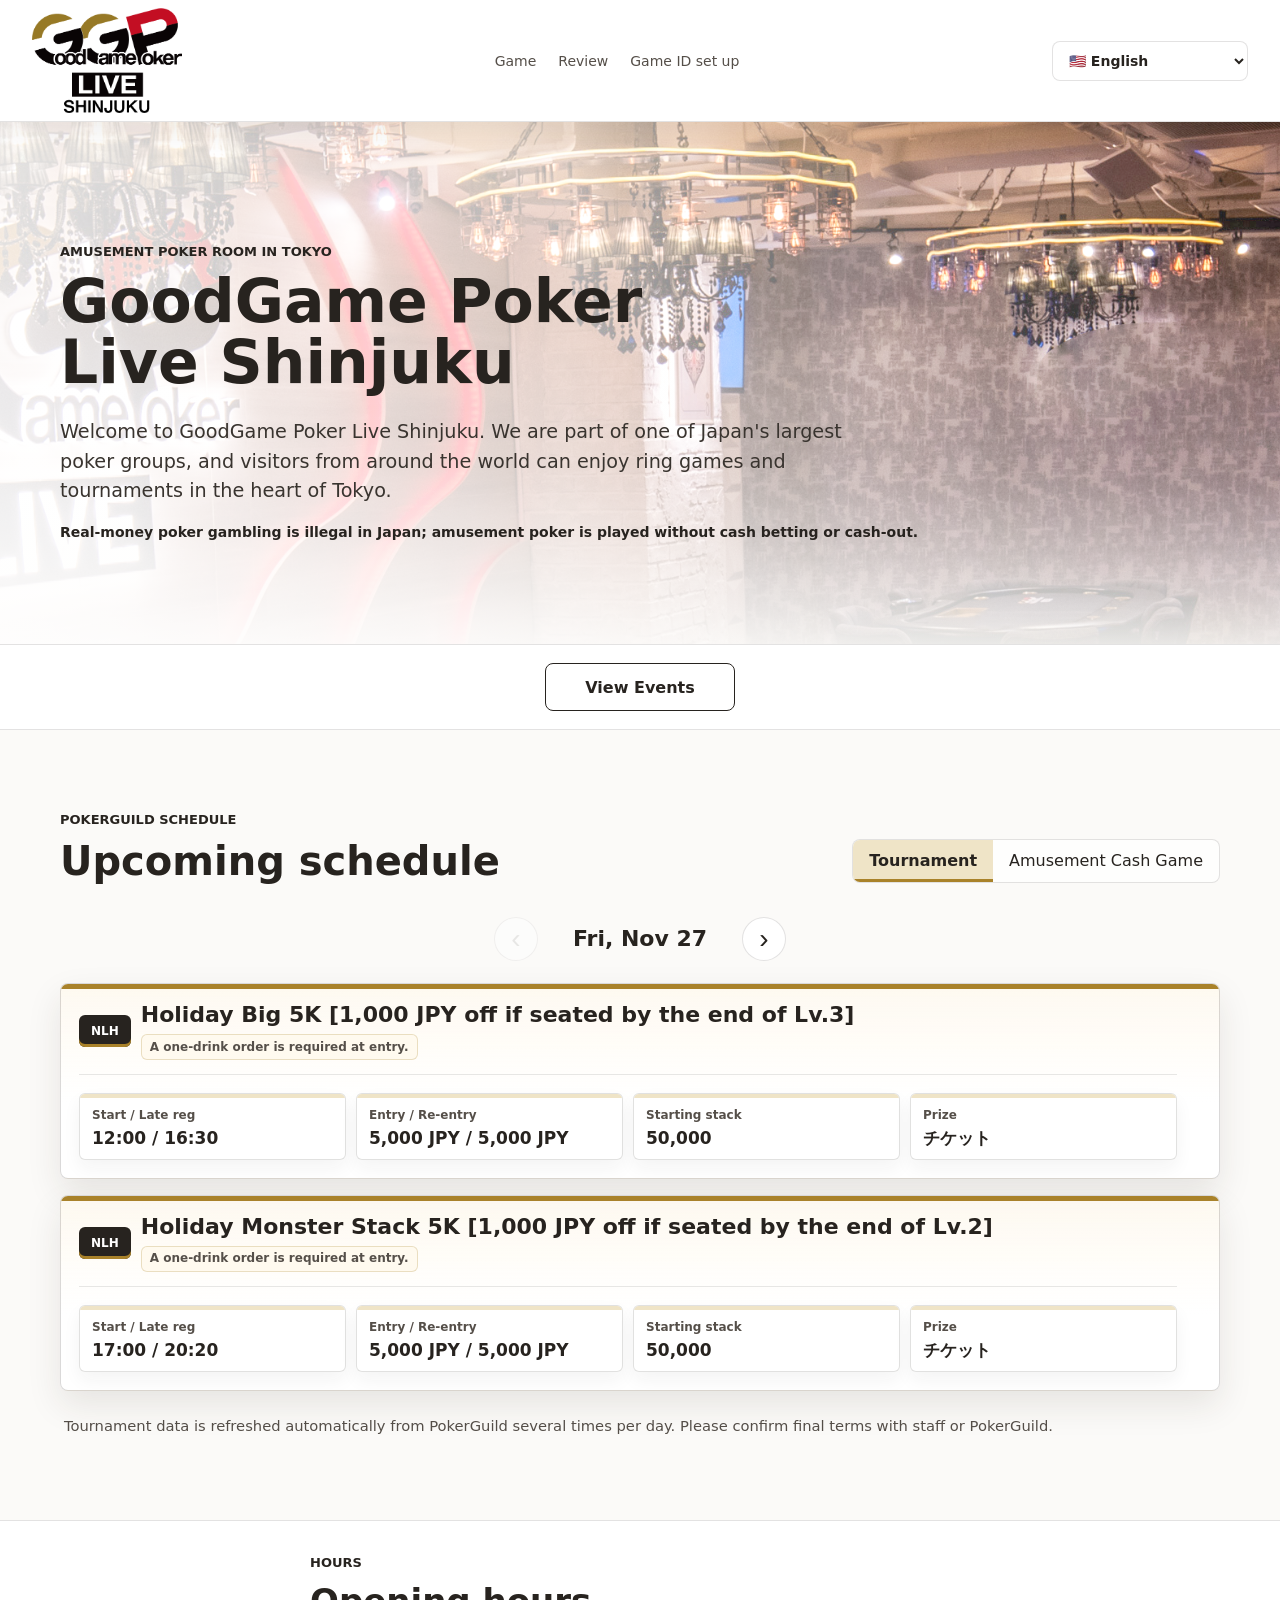
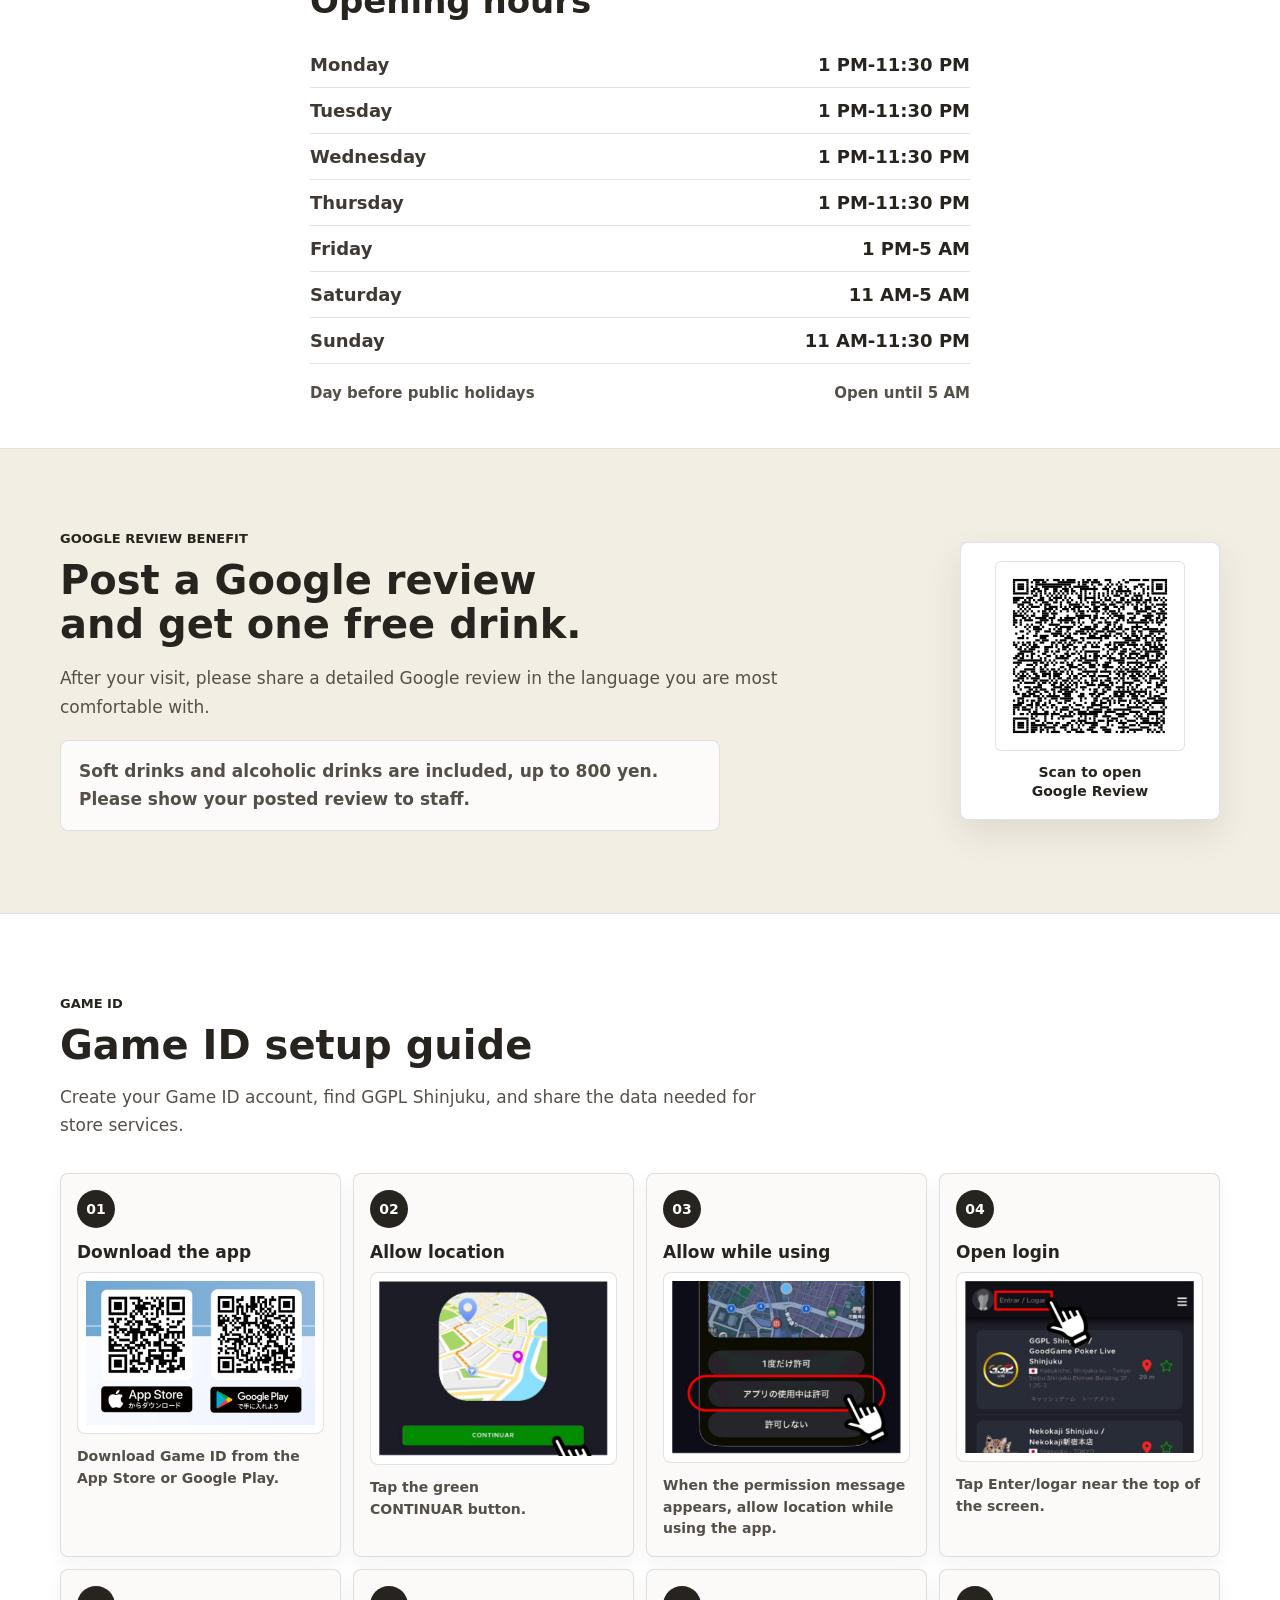
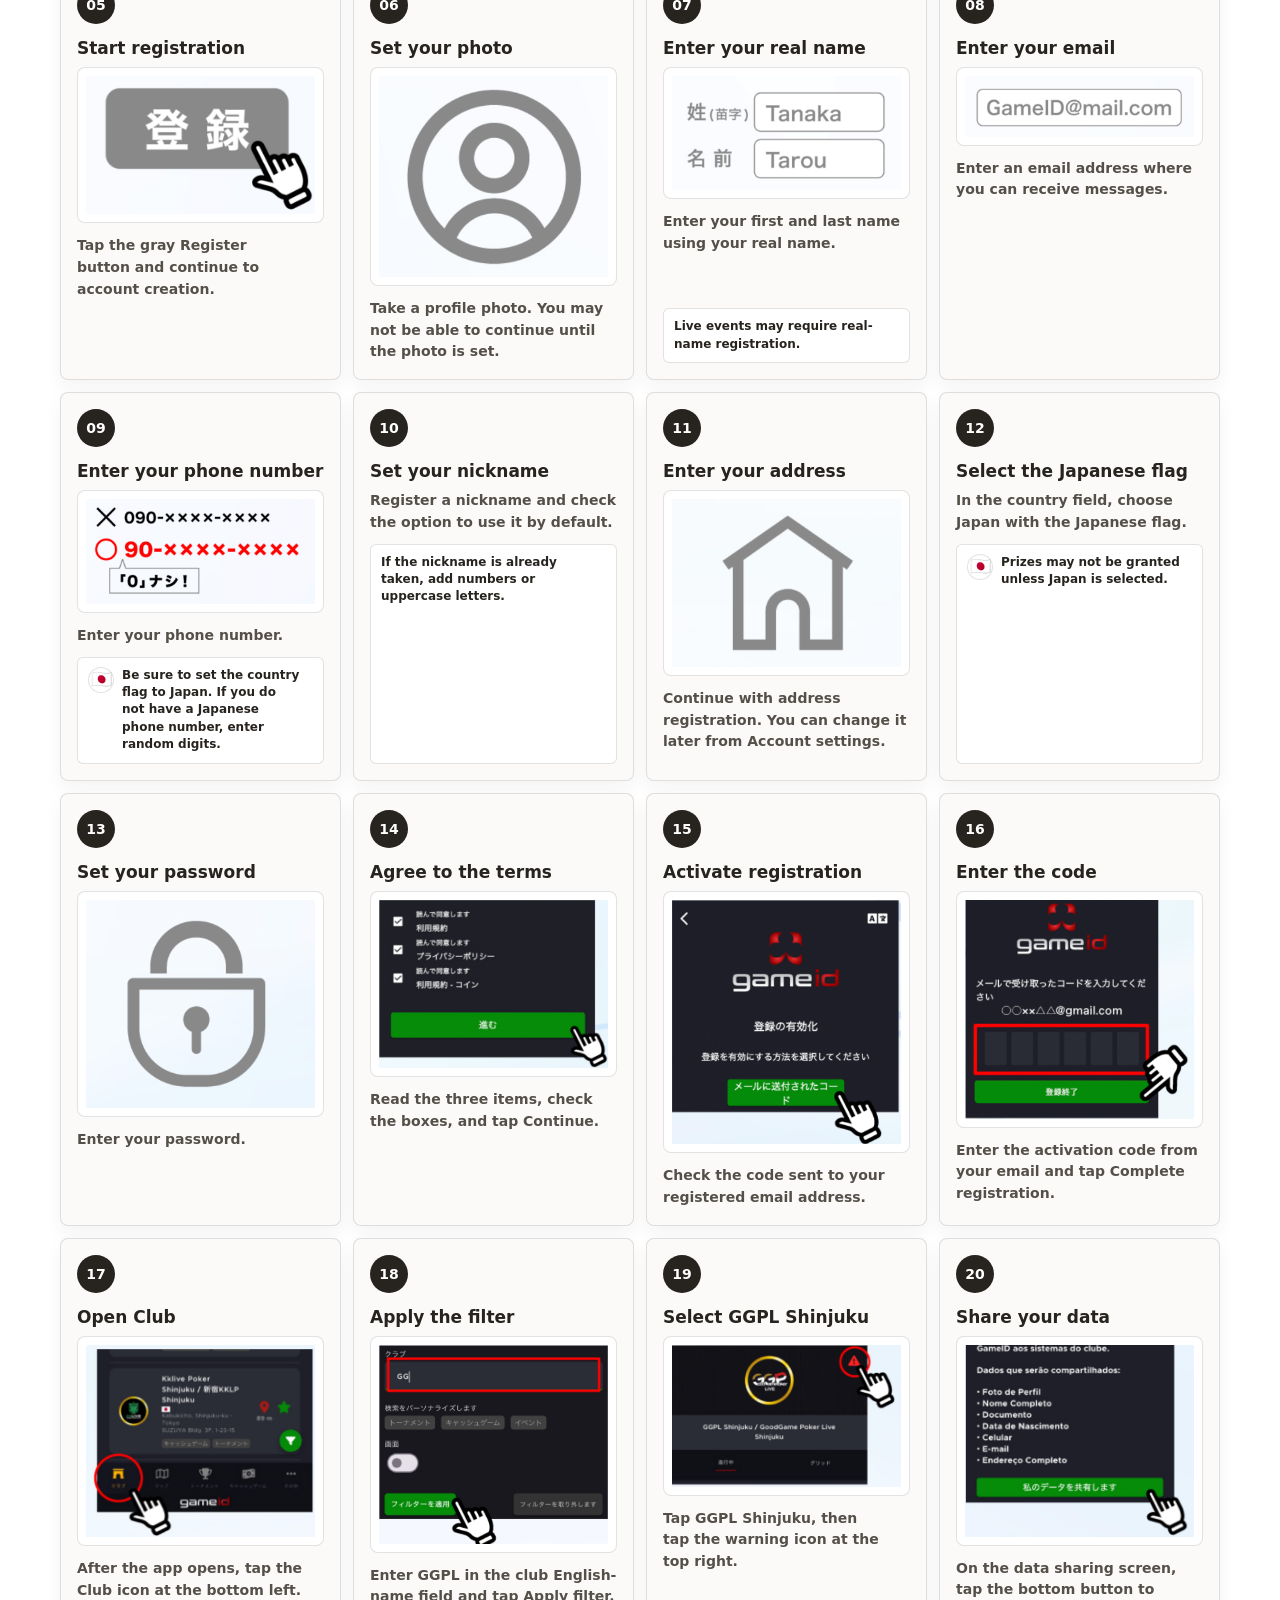
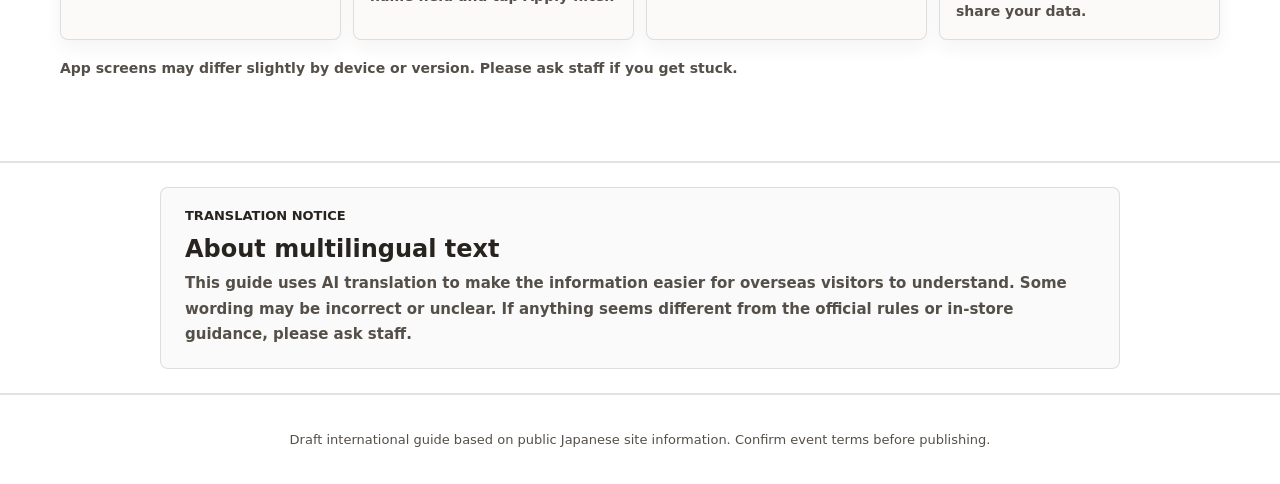
<file: docs/index.html>
<!doctype html>
<html lang="en">
  <head>
    <meta charset="utf-8">
    <meta name="viewport" content="width=device-width, initial-scale=1">
    <title>GoodGame Poker Live Shinjuku | International Visitor Guide</title>
    <meta name="robots" content="noindex,nofollow">
    <meta
      name="description"
      content="International visitor guide for GoodGame Poker Live Shinjuku, an amusement poker room in Shinjuku, Tokyo."
    >
    <link rel="icon" href="assets/logo-shinjuku.png">
    <link rel="stylesheet" href="styles.css?v=20260911-tournament-accent">
  </head>
  <body>
    <header class="site-header" aria-label="Primary">
      <a class="brand" href="#top" aria-label="GoodGame Poker Live Shinjuku">
        <img class="brand-logo" src="assets/logo-shinjuku.png" alt="GoodGame Poker Live Shinjuku">
      </a>
      <nav class="nav-links" aria-label="Page sections">
        <a href="#events" data-i18n="navEvents">Game</a>
        <a href="#apply" data-i18n="navApply">Review</a>
        <a href="#gameid" data-i18n="navGameId">Game ID set up</a>
      </nav>
      <div class="language-switcher">
        <label class="sr-only" for="language-select">Language</label>
        <select id="language-select" aria-label="Language">
          <option value="en">🇺🇸 English</option>
          <option value="ko">🇰🇷 한국어</option>
          <option value="zh">🇨🇳 简体中文</option>
          <option value="zhTW">🇹🇼 繁體中文（台灣）</option>
          <option value="zhHK">🇭🇰 繁體中文（香港）</option>
          <option value="ja">🇯🇵 日本語</option>
          <option value="th">🇹🇭 ไทย</option>
          <option value="vi">🇻🇳 Tiếng Việt</option>
          <option value="id">🇮🇩 Bahasa Indonesia</option>
          <option value="tl">🇵🇭 Filipino</option>
          <option value="es">🇪🇸 Español</option>
          <option value="fr">🇫🇷 Français</option>
          <option value="de">🇩🇪 Deutsch</option>
          <option value="it">🇮🇹 Italiano</option>
          <option value="ptBR">🇧🇷 Português</option>
        </select>
      </div>
    </header>

    <main id="top">
      <section class="hero" aria-label="GoodGame Poker Live Shinjuku">
        <div class="hero-media" aria-hidden="true"></div>
        <div class="hero-overlay"></div>
        <div class="hero-content">
          <p class="eyebrow" data-i18n="eyebrow">Amusement poker room in Tokyo</p>
          <h1 data-i18n="heroTitle">GoodGame Poker Live Shinjuku</h1>
          <p class="hero-copy" data-i18n="heroCopy">
            Welcome to GoodGame Poker Live Shinjuku. We are part of one of Japan's largest poker groups, and visitors from around the world can enjoy ring games and tournaments in the heart of Tokyo.
          </p>
          <p class="compliance-note" data-i18n="compliance">
            Real-money poker gambling is illegal in Japan; amusement poker is played without cash betting or cash-out.
          </p>
        </div>
      </section>

      <nav class="hero-actions" aria-label="Primary actions">
        <a class="button button-primary" href="#events" data-i18n="ctaEvents">View Events</a>
      </nav>

      <section id="events" class="section section-light">
        <div class="section-inner">
          <div class="section-heading event-heading">
            <div>
              <p class="section-kicker" data-i18n="eventsKicker">Updated schedule</p>
              <h2 data-i18n="eventsTitle">Upcoming events</h2>
            </div>
            <div class="filter-tabs" aria-label="Event filter">
              <button type="button" data-filter="tournament" aria-pressed="true" data-i18n="filterTournament">Tournament</button>
              <button type="button" data-filter="ring" aria-pressed="false" data-i18n="filterRing">Amusement Cash Game</button>
            </div>
          </div>
          <div id="event-list" class="event-list" aria-live="polite"></div>
        </div>
      </section>

      <section class="opening-hours" aria-labelledby="opening-hours-title">
        <div class="opening-hours-inner">
          <p class="section-kicker" data-i18n="hoursKicker">Hours</p>
          <h2 id="opening-hours-title" data-i18n="hoursTitle">Opening hours</h2>
          <dl class="hours-table">
            <div class="hours-row">
              <dt data-i18n="hoursMondayLabel">Monday</dt>
              <dd data-i18n="hoursWeekdayTime">1 PM-11:30 PM</dd>
            </div>
            <div class="hours-row">
              <dt data-i18n="hoursTuesdayLabel">Tuesday</dt>
              <dd data-i18n="hoursWeekdayTime">1 PM-11:30 PM</dd>
            </div>
            <div class="hours-row">
              <dt data-i18n="hoursWednesdayLabel">Wednesday</dt>
              <dd data-i18n="hoursWeekdayTime">1 PM-11:30 PM</dd>
            </div>
            <div class="hours-row">
              <dt data-i18n="hoursThursdayLabel">Thursday</dt>
              <dd data-i18n="hoursWeekdayTime">1 PM-11:30 PM</dd>
            </div>
            <div class="hours-row">
              <dt data-i18n="hoursFridayLabel">Friday</dt>
              <dd data-i18n="hoursFridayTime">1 PM-5 AM</dd>
            </div>
            <div class="hours-row">
              <dt data-i18n="hoursSaturdayLabel">Saturday</dt>
              <dd data-i18n="hoursSaturdayTime">11 AM-5 AM</dd>
            </div>
            <div class="hours-row">
              <dt data-i18n="hoursSundayLabel">Sunday</dt>
              <dd data-i18n="hoursSundayTime">11 AM-11:30 PM</dd>
            </div>
            <div class="hours-row hours-note">
              <dt data-i18n="hoursHolidayEveLabel">Day before public holidays</dt>
              <dd data-i18n="hoursHolidayEveTime">Open until 5 AM</dd>
            </div>
          </dl>
        </div>
      </section>

      <section id="apply" class="section section-accent review-section">
        <div class="section-inner review-layout">
          <div class="section-heading review-heading">
            <p class="section-kicker" data-i18n="applyKicker">Google Review Benefit</p>
            <h2 data-i18n="applyTitle">Post a Google review and get one free drink.</h2>
            <p data-i18n="reviewCopy">
              After your visit, please share a detailed Google review in the language you are most comfortable with.
            </p>
            <p class="review-offer" data-i18n="reviewOffer">
              Soft drinks and alcoholic drinks are included, up to 800 yen. Please show your posted review to staff.
            </p>
          </div>
          <a
            class="review-qr-card"
            href="https://www.google.com/search?sca_esv=8d9371b1f2eb8502&amp;rlz=1C5GCCM_en&amp;sxsrf=ANbL-n4-zMX0mp618b1idYOj0TOd5Lyglw:1781816969399&amp;q=ggpl%E6%96%B0%E5%AE%BF&amp;si=AL3DRZEsmMGCryMMFSHJ3StBhOdZ2-6yYkXd_doETEE1OR-qOdqs2BJrlVEfRWhz5lolf_mDivwP0132Lw03lykFj68XIf6q6Ga-NZxWmTU1yCcWnIomvuuCzYCJrDNbyJ8w_O0hLqYMDgnyczsM8z8jciypNurzp8uG2UviBiw2iPYyitPnNSQ%3D&amp;sa=X&amp;ved=2ahUKEwik1o-82ZGVAxXmzDgGHeGhIEkQrrQLegQIHRAA&amp;biw=1401&amp;bih=800&amp;dpr=2"
            target="_blank"
            rel="noopener"
          >
            <img src="assets/google-review-qr.svg?v=google-review-20260619-b" alt="Google Review QR code">
            <span data-i18n="reviewQrText">Scan to open Google Review</span>
          </a>
        </div>
      </section>

      <section id="gameid" class="section section-dark gameid-section">
        <div class="section-inner">
          <div class="section-heading gameid-heading">
            <p class="section-kicker" data-i18n="gameIdKicker">Game ID</p>
            <h2 data-i18n="gameIdTitle">Game ID setup guide</h2>
            <p data-i18n="gameIdIntro">
              Use this guide to create your Game ID account, find GGPL Shinjuku, and share the data needed for store services.
            </p>
          </div>
          <div id="gameid-guide" class="gameid-guide" aria-live="polite"></div>
          <button class="gameid-more-button" type="button" data-gameid-more data-i18n="gameIdShowMore">Show more</button>
          <p class="gameid-staff-note" data-i18n="gameIdStaffNote">
            App screens may differ slightly by device or version. Please ask staff if you get stuck.
          </p>
        </div>
      </section>

      <section class="translation-note-section" aria-labelledby="translation-note-title">
        <div class="translation-note-inner">
          <p class="section-kicker" data-i18n="translationNoticeKicker">Translation notice</p>
          <h2 id="translation-note-title" data-i18n="translationNoticeTitle">About multilingual text</h2>
          <p data-i18n="translationNoticeCopy">
            This guide uses AI translation to make the information easier for overseas visitors to understand. Some wording may be incorrect or unclear. If anything seems different from the official rules or in-store guidance, please ask staff.
          </p>
        </div>
      </section>

    </main>

    <footer class="site-footer">
      <p data-i18n="footerNote">
        Draft international guide based on public Japanese site information. Confirm event terms before publishing.
      </p>
    </footer>

    <div id="prize-dialog" class="prize-dialog" role="dialog" aria-modal="true" aria-labelledby="prize-dialog-title" hidden>
      <div class="prize-dialog-backdrop" data-prize-dialog-close></div>
      <section class="prize-dialog-panel" tabindex="-1">
        <button class="prize-dialog-close" type="button" aria-label="Close" data-prize-dialog-close>×</button>
        <div id="prize-dialog-body" class="prize-dialog-body"></div>
      </section>
    </div>

    <script src="app.js?v=20260905-review-drink"></script>
  </body>
</html>
</file>
<file: docs/styles.css>
:root {
  --ink: #27231f;
  --paper: #fbfaf8;
  --muted: #554f49;
  --line: rgba(26, 23, 20, 0.12);
  --line-strong: rgba(26, 23, 20, 0.2);
  --accent-gold: #a9822a;
  --accent-gold-soft: #efe4c7;
  --accent-gold-wash: #fff9ed;
  --accent-blue-soft: #e8eef6;
  --night: #f3f0ec;
  --night-soft: #ebe6df;
  --control: #f2f0ec;
  --control-strong: #e5e1da;
  --control-soft: #f6f4f0;
  --white: #ffffff;
  --shadow: 0 14px 34px rgba(46, 38, 30, 0.1);
}

* {
  box-sizing: border-box;
}

html {
  scroll-behavior: smooth;
}

body {
  margin: 0;
  background: var(--paper);
  color: var(--ink);
  font-family: Inter, ui-sans-serif, system-ui, -apple-system, BlinkMacSystemFont, "Segoe UI", sans-serif;
  letter-spacing: 0;
  text-rendering: optimizeLegibility;
}

a {
  color: inherit;
}

h1,
h2,
h3,
h4,
p,
li,
dt,
dd,
a,
button,
select,
span {
  overflow-wrap: break-word;
}

h1,
h2,
h3,
h4,
.event-day-heading,
.review-qr-card span {
  text-wrap: balance;
}

p,
li,
dd,
.hero-copy,
.compliance-note {
  text-wrap: pretty;
}

.text-nowrap {
  white-space: nowrap;
}

:lang(ja) .hero h1,
:lang(ja) .hero-copy,
:lang(ja) .compliance-note,
:lang(ja) .section-heading,
:lang(ja) .webcoin-section,
:lang(ja) .translation-note-section,
:lang(ja) .review-section,
:lang(ja) .event-card,
:lang(ja) .gameid-section,
:lang(zh) .hero h1,
:lang(zh) .hero-copy,
:lang(zh) .compliance-note,
:lang(zh) .section-heading,
:lang(zh) .webcoin-section,
:lang(zh) .translation-note-section,
:lang(zh) .review-section,
:lang(zh) .event-card,
:lang(zh) .gameid-section,
:lang(ko) .hero h1,
:lang(ko) .hero-copy,
:lang(ko) .compliance-note,
:lang(ko) .section-heading,
:lang(ko) .webcoin-section,
:lang(ko) .translation-note-section,
:lang(ko) .review-section,
:lang(ko) .event-card,
:lang(ko) .gameid-section {
  line-break: strict;
  word-break: auto-phrase;
  overflow-wrap: break-word;
}

:lang(ja) .hero h1,
:lang(ja) .section-heading h2,
:lang(ja) .opening-hours h2,
:lang(ja) .webcoin-card h3,
:lang(ja) .gameid-step h3,
:lang(zh) .hero h1,
:lang(zh) .section-heading h2,
:lang(zh) .opening-hours h2,
:lang(zh) .webcoin-card h3,
:lang(zh) .gameid-step h3,
:lang(ko) .hero h1,
:lang(ko) .section-heading h2,
:lang(ko) .opening-hours h2,
:lang(ko) .webcoin-card h3,
:lang(ko) .gameid-step h3 {
  word-break: keep-all;
  overflow-wrap: break-word;
}

.sr-only {
  position: absolute;
  width: 1px;
  height: 1px;
  padding: 0;
  margin: -1px;
  overflow: hidden;
  clip: rect(0, 0, 0, 0);
  white-space: nowrap;
  border: 0;
}

button,
a {
  -webkit-tap-highlight-color: transparent;
}

.site-header {
  position: sticky;
  top: 0;
  z-index: 20;
  display: grid;
  grid-template-columns: auto 1fr auto;
  align-items: center;
  gap: 24px;
  min-height: 112px;
  padding: 8px 32px;
  background: rgba(255, 255, 255, 0.92);
  color: var(--ink);
  border-bottom: 1px solid var(--line);
  box-shadow: 0 10px 30px rgba(46, 38, 30, 0.08);
  backdrop-filter: blur(16px);
}

.brand {
  display: inline-flex;
  align-items: center;
  text-decoration: none;
}

.brand-logo {
  display: block;
  width: 150px;
  height: auto;
}

.nav-links {
  display: flex;
  justify-content: center;
  gap: 22px;
  font-size: 14px;
}

.nav-links a {
  flex: 0 0 auto;
  color: var(--muted);
  text-decoration: none;
  white-space: nowrap;
}

.nav-links a:hover {
  color: var(--ink);
}

.language-switcher {
  justify-self: end;
}

.filter-tabs {
  display: inline-flex;
  align-items: stretch;
  gap: 0;
  border: 1px solid var(--line);
  background: rgba(255, 255, 255, 0.68);
  border-radius: 8px;
  overflow: hidden;
}

.filter-tabs button {
  display: grid;
  place-items: center;
  min-width: 42px;
  min-height: 36px;
  padding: 6px 12px;
  border: 0;
  background: transparent;
  color: inherit;
  font: inherit;
  line-height: 1.15;
  text-align: center;
  white-space: normal;
  cursor: pointer;
}

.language-switcher select {
  width: clamp(148px, 18vw, 196px);
  min-height: 40px;
  padding: 0 34px 0 12px;
  border: 1px solid var(--line);
  border-radius: 8px;
  background: rgba(255, 255, 255, 0.74);
  color: var(--ink);
  font: inherit;
  font-size: 14px;
  font-weight: 800;
  cursor: pointer;
}

.hero {
  position: relative;
  min-height: clamp(430px, 58svh, 620px);
  display: grid;
  align-items: center;
  overflow: hidden;
  background: var(--night);
  color: var(--ink);
}

.hero-media,
.hero-overlay {
  position: absolute;
  inset: 0;
}

.hero-media {
  background-image: url("assets/official-mainvisual.png");
  background-position: center;
  background-size: cover;
  filter: brightness(1.02) saturate(1.04);
  transform: scale(1.02);
}

.hero-overlay {
  background:
    linear-gradient(90deg, rgba(255, 255, 255, 0.88), rgba(255, 255, 255, 0.7) 44%, rgba(255, 255, 255, 0.3) 72%, rgba(255, 255, 255, 0.1)),
    linear-gradient(0deg, rgba(251, 250, 247, 0.9), rgba(251, 250, 247, 0.24) 34%, rgba(251, 250, 247, 0) 62%);
}

.hero-content {
  position: relative;
  z-index: 1;
  width: calc(100% - 48px);
  max-width: 920px;
  margin-left: max(32px, calc((100vw - 1160px) / 2));
  padding: 96px 0 78px;
}

.eyebrow,
.section-kicker {
  margin: 0 0 12px;
  color: var(--ink);
  font-size: 13px;
  font-weight: 800;
  text-transform: uppercase;
}

.hero h1 {
  margin: 0;
  max-width: 900px;
  font-size: clamp(44px, 5vw, 60px);
  line-height: 1.02;
  letter-spacing: 0;
}

.hero-copy {
  max-width: 820px;
  margin: 24px 0 0;
  color: #39342f;
  font-size: clamp(18px, 1.5vw, 20px);
  line-height: 1.55;
}

.compliance-note {
  display: inline-block;
  margin: 18px 0 0;
  color: var(--ink);
  font-size: 14px;
  font-weight: 800;
}

.hero-actions {
  display: flex;
  flex-wrap: wrap;
  justify-content: center;
  gap: 14px;
  margin: 0;
  padding: 18px 28px;
  background: var(--white);
  border-top: 1px solid var(--line);
  border-bottom: 1px solid var(--line);
}

.button {
  display: inline-flex;
  align-items: center;
  justify-content: center;
  min-height: 48px;
  padding: 0 18px;
  border-radius: 8px;
  font-weight: 800;
  text-decoration: none;
}

.hero-actions .button {
  min-width: 190px;
}

.button-primary {
  background: var(--white);
  color: var(--ink);
  border: 1px solid var(--ink);
}

.button-secondary {
  background: var(--control);
  color: var(--ink);
  border: 1px solid var(--line);
}

.button-ghost {
  color: var(--ink);
  background: rgba(255, 255, 255, 0.7);
  border: 1px solid var(--line);
}

.opening-hours {
  background: var(--white);
  color: var(--ink);
  border-top: 1px solid var(--line);
  border-bottom: 1px solid var(--line);
  padding: 34px 28px;
}

.opening-hours-inner {
  width: min(660px, 100%);
  margin: 0 auto;
}

.opening-hours h2 {
  margin: 0;
  font-size: 34px;
  line-height: 1.12;
}

.hours-table {
  display: grid;
  margin: 22px 0 0;
}

.hours-row {
  display: grid;
  grid-template-columns: minmax(130px, 1fr) auto;
  gap: 24px;
  align-items: baseline;
  padding: 12px 0;
  border-bottom: 1px solid var(--line);
}

.hours-row:last-child {
  border-bottom: 0;
}

.hours-row dt,
.hours-row dd {
  margin: 0;
}

.hours-row dt {
  color: #3f3934;
  font-size: 18px;
  font-weight: 850;
}

.hours-row dd {
  color: var(--ink);
  font-size: 18px;
  font-weight: 850;
  text-align: right;
}

.hours-note {
  margin-top: 8px;
}

.hours-note dt,
.hours-note dd {
  color: var(--muted);
  font-size: 15px;
  font-weight: 750;
}

.webcoin-section {
  background: var(--paper);
  padding: 70px 28px;
  border-bottom: 1px solid var(--line);
}

.webcoin-section[id] {
  scroll-margin-top: 96px;
}

.webcoin-layout {
  display: grid;
  grid-template-columns: minmax(320px, 0.95fr) minmax(0, 1.05fr);
  gap: 42px;
  align-items: start;
}

.webcoin-layout .section-heading p:not(.section-kicker) {
  max-width: 560px;
  margin: 18px 0 0;
  color: var(--muted);
  font-size: 17px;
  line-height: 1.65;
}

.webcoin-heading {
  max-width: none;
  margin-bottom: 0;
}

.section-heading,
.webcoin-layout > *,
.webcoin-card-list,
.webcoin-details,
.webcoin-card,
.event-list,
.event-day-list,
.event-card,
.event-content,
.event-title-row,
.event-title-copy {
  min-width: 0;
}

.webcoin-title-row {
  display: grid;
  grid-template-columns: minmax(0, 1fr) 92px;
  gap: 16px;
  align-items: center;
}

.webcoin-badge {
  width: 92px;
  margin: 0;
  justify-self: end;
}

.webcoin-badge img {
  display: block;
  width: 100%;
  height: auto;
}

.webcoin-card-list {
  display: grid;
  gap: 12px;
}

.webcoin-details {
  display: grid;
  gap: 20px;
}

.webcoin-card {
  width: 100%;
  max-width: 100%;
  padding: 22px;
  background: var(--white);
  border: 1px solid var(--line);
  border-radius: 8px;
  box-shadow: 0 10px 24px rgba(46, 38, 30, 0.06);
}

.webcoin-card h3 {
  margin: 0;
  font-size: 18px;
}

.webcoin-card p {
  margin: 10px 0 0;
  color: var(--muted);
  line-height: 1.65;
}

.webcoin-qr {
  display: grid;
  grid-template-columns: minmax(0, 1fr) 104px;
  gap: 18px;
  align-items: center;
  padding: 4px 0 0;
}

.webcoin-qr p {
  margin: 0;
  color: var(--ink);
  font-size: 15px;
  font-weight: 800;
  line-height: 1.6;
}

.webcoin-qr img {
  display: block;
  width: 104px;
  height: auto;
}

.translation-note-section {
  padding: 24px 28px;
  background: var(--white);
  border-top: 1px solid var(--line);
  border-bottom: 1px solid var(--line);
}

.translation-note-inner {
  width: min(960px, 100%);
  margin: 0 auto;
  padding: 20px 24px;
  border: 1px solid var(--line);
  border-radius: 8px;
  background: #fafafa;
}

.translation-note-inner h2 {
  margin: 4px 0 8px;
  color: var(--ink);
  font-size: 24px;
}

.translation-note-inner p:last-child {
  margin: 0;
  color: var(--muted);
  font-size: 15px;
  font-weight: 700;
  line-height: 1.7;
}

.section {
  padding: 82px 28px;
}

.section[id] {
  scroll-margin-top: 96px;
}

.section-light {
  background: var(--paper);
}

.section-dark {
  background: var(--white);
  color: var(--ink);
  border-top: 1px solid var(--line);
  border-bottom: 1px solid var(--line);
}

.section-accent {
  background: #f3eee4;
}

.section-inner {
  width: min(1160px, 100%);
  margin: 0 auto;
}

.section-heading {
  max-width: 680px;
  margin-bottom: 34px;
}

.section-heading h2 {
  margin: 0;
  font-size: 40px;
  line-height: 1.1;
  letter-spacing: 0;
}

.gameid-heading {
  max-width: 760px;
}

.gameid-heading p:not(.section-kicker) {
  margin: 16px 0 0;
  color: var(--muted);
  font-size: 17px;
  line-height: 1.65;
}

.gameid-guide {
  display: grid;
  grid-template-columns: repeat(4, minmax(0, 1fr));
  gap: 12px;
}

.gameid-step {
  display: grid;
  grid-template-rows: auto auto auto 1fr auto;
  align-content: start;
  min-width: 0;
  min-height: 310px;
  padding: 16px;
  background: var(--paper);
  border: 1px solid var(--line);
  border-radius: 8px;
  box-shadow: 0 8px 18px rgba(46, 38, 30, 0.05);
}

.gameid-step-number {
  display: grid;
  place-items: center;
  width: 38px;
  height: 38px;
  border-radius: 999px;
  background: var(--ink);
  color: var(--white);
  font-size: 14px;
  font-weight: 900;
  line-height: 1;
}

.gameid-step h3 {
  margin: 14px 0 8px;
  font-size: 17px;
  line-height: 1.25;
}

.gameid-step-media {
  display: grid;
  place-items: center;
  width: 100%;
  min-width: 0;
  max-width: 100%;
  margin: 0 0 12px;
  padding: 8px;
  background: var(--white);
  border: 1px solid var(--line);
  border-radius: 8px;
}

.gameid-step-media img {
  display: block;
  width: min(100%, 300px);
  max-width: 100%;
  height: auto;
}

.gameid-step p {
  margin: 0;
  color: var(--muted);
  font-size: 14px;
  font-weight: 650;
  line-height: 1.55;
}

.gameid-step .gameid-step-note {
  display: flex;
  gap: 8px;
  align-items: flex-start;
  margin-top: 10px;
  padding: 9px 10px;
  background: var(--white);
  border: 1px solid var(--line);
  border-radius: 6px;
  color: var(--ink);
  font-size: 12px;
  font-weight: 850;
  line-height: 1.45;
}

.gameid-step-note-alert {
  background: #fff8df;
  border-color: rgba(157, 127, 32, 0.34);
}

.gameid-flag-badge {
  display: inline-grid;
  place-items: center;
  flex: 0 0 auto;
  width: 26px;
  height: 26px;
  background: var(--white);
  border: 1px solid var(--line);
  border-radius: 999px;
  font-size: 17px;
  line-height: 1;
}

.gameid-staff-note {
  margin: 18px 0 0;
  color: var(--muted);
  font-size: 14px;
  font-weight: 800;
  line-height: 1.55;
}

.gameid-more-button {
  display: none;
}

.steps {
  display: grid;
  grid-template-columns: repeat(3, 1fr);
  gap: 18px;
}

.step-card,
.event-card,
.link-card {
  border-radius: 8px;
  box-shadow: var(--shadow);
}

.step-card {
  min-height: 250px;
  padding: 28px;
  background: var(--white);
  border: 1px solid var(--line);
}

.step-number {
  color: var(--ink);
  font-weight: 900;
}

.step-card h3,
.game-item h3,
.event-card h3 {
  margin: 12px 0;
  font-size: 22px;
  line-height: 1.2;
}

.step-card p,
.game-item p,
.event-card p,
.faq-list p,
.link-card span {
  color: var(--muted);
  line-height: 1.65;
}

.event-card p {
  white-space: pre-line;
}

.split {
  display: grid;
  grid-template-columns: 0.8fr 1.2fr;
  gap: 54px;
  align-items: start;
}

.game-list {
  display: grid;
  gap: 18px;
}

.game-item {
  padding: 24px 0;
  border-top: 1px solid var(--line);
}

.game-item:first-child {
  border-top: 0;
}

.game-item p {
  color: var(--muted);
}

.event-heading {
  max-width: none;
  display: flex;
  justify-content: space-between;
  gap: 24px;
  align-items: end;
}

.event-source,
.event-source-note {
  max-width: 560px;
  margin-top: 10px;
  color: var(--muted);
  font-size: 0.92rem;
  line-height: 1.55;
}

.event-source-note {
  max-width: none;
  margin: 2px 0 0;
  padding: 0 4px;
}

.filter-tabs {
  flex-wrap: wrap;
  border-color: var(--line);
  color: var(--ink);
}

.filter-tabs button {
  min-width: 132px;
  min-height: 42px;
  padding: 6px 16px;
}

.filter-tabs button[data-filter="ring"] {
  min-width: 190px;
}

.filter-tabs button[aria-pressed="true"] {
  background: var(--accent-gold-soft);
  color: var(--ink);
  font-weight: 800;
  box-shadow: inset 0 -3px 0 var(--accent-gold);
}

.event-list {
  display: grid;
  gap: 22px;
}

.event-day-heading {
  margin: 0;
  padding: 0 2px;
  color: var(--ink);
  font-size: 22px;
  line-height: 1.2;
  text-align: center;
}

.event-date-nav {
  display: grid;
  grid-template-columns: 44px minmax(180px, auto) 44px;
  gap: 12px;
  align-items: center;
  justify-content: center;
}

.event-weekday-nav {
  display: grid;
  grid-template-columns: repeat(7, minmax(70px, 1fr));
  gap: 8px;
  align-items: stretch;
}

.event-weekday-nav button {
  min-height: 44px;
  padding: 8px 10px;
  border: 1px solid var(--line);
  border-radius: 8px;
  background: var(--white);
  color: var(--muted);
  font: inherit;
  font-size: 13px;
  font-weight: 900;
  line-height: 1.15;
  cursor: pointer;
}

.event-weekday-nav button[aria-pressed="true"] {
  border-color: var(--ink);
  background: var(--ink);
  color: var(--white);
}

.cash-game-period-nav {
  display: inline-grid;
  grid-template-columns: repeat(2, minmax(128px, 1fr));
  justify-self: center;
  overflow: hidden;
  border: 1px solid var(--line-strong);
  border-radius: 8px;
  background: var(--white);
  box-shadow: 0 12px 24px rgba(46, 38, 30, 0.08);
}

.cash-game-period-nav button {
  min-height: 44px;
  padding: 8px 18px;
  border: 0;
  border-left: 1px solid var(--line);
  background: transparent;
  color: var(--muted);
  font: inherit;
  font-size: 14px;
  font-weight: 900;
  line-height: 1.15;
  cursor: pointer;
}

.cash-game-period-nav button:first-child {
  border-left: 0;
}

.cash-game-period-nav button[aria-pressed="true"] {
  background: var(--ink);
  color: var(--white);
  box-shadow: inset 0 -4px 0 var(--accent-gold);
}

.date-arrow {
  display: grid;
  place-items: center;
  width: 44px;
  height: 44px;
  border: 1px solid var(--line);
  border-radius: 999px;
  background: var(--white);
  color: var(--ink);
  font-size: 28px;
  line-height: 1;
  cursor: pointer;
}

.date-arrow:hover:not(:disabled) {
  background: var(--control-soft);
}

.date-arrow:disabled {
  color: var(--line-strong);
  cursor: not-allowed;
  opacity: 0.45;
}

.event-day-list {
  display: grid;
  gap: 16px;
}

.event-card {
  display: grid;
  grid-template-columns: 1fr auto;
  gap: 24px;
  align-items: stretch;
  position: relative;
  overflow: hidden;
  padding: 18px;
  background: var(--white);
  border: 1px solid var(--line);
}

.event-card:not(.event-card-fixed) {
  border-color: rgba(26, 23, 20, 0.16);
  background: linear-gradient(180deg, rgba(255, 249, 237, 0.72), var(--white) 118px);
}

.event-card:not(.event-card-fixed)::before {
  content: "";
  position: absolute;
  inset: 0 0 auto;
  height: 5px;
  background: var(--accent-gold);
}

.event-card:not(.event-card-fixed) .event-content {
  min-width: 0;
}

.event-card:not(.event-card-fixed) .event-title-row {
  align-items: center;
  padding-bottom: 14px;
  border-bottom: 1px solid rgba(26, 23, 20, 0.1);
}

.event-card:not(.event-card-fixed) .event-title-copy h3 {
  margin-top: 0;
}

.event-card-fixed {
  position: relative;
  grid-template-columns: 1fr;
  overflow: hidden;
  padding: 0;
  border-color: var(--line-strong);
  background: var(--accent-gold-wash);
}

.event-card-fixed::before {
  content: "";
  position: absolute;
  inset: 0 0 auto;
  height: 6px;
  background: var(--accent-gold);
}

.event-card-fixed .event-content {
  padding: 30px;
  background: linear-gradient(180deg, rgba(255, 249, 237, 0.86), rgba(255, 255, 255, 0.96) 240px);
}

.event-card-fixed .event-title-row {
  align-items: center;
  padding-bottom: 18px;
  margin-bottom: 18px;
  border-bottom: 1px solid rgba(26, 23, 20, 0.1);
}

.event-card-fixed .event-title-copy h3 {
  margin-top: 0;
  font-size: clamp(24px, 3vw, 30px);
}

.event-card-fixed .event-subtitle {
  display: inline-flex;
  align-items: center;
  min-height: 28px;
  margin-top: 8px;
  padding: 4px 9px;
  border: 1px solid rgba(169, 130, 42, 0.34);
  border-radius: 6px;
  background: rgba(239, 228, 199, 0.72);
  color: var(--ink);
}

.event-card-fixed .event-content > p {
  max-width: 980px;
  margin: 0 0 22px;
  padding-left: 16px;
  border-left: 4px solid var(--accent-gold);
  color: var(--muted);
  font-size: 17px;
  line-height: 1.75;
}

.event-card-cash-guide-only .event-content {
  padding: 22px;
  background: linear-gradient(180deg, rgba(255, 249, 237, 0.86), rgba(255, 255, 255, 0.98));
}

.event-card-cash-guide-only .cash-game-guide-image {
  margin-top: 0;
}

.event-card-cash-guide-only .cash-game-guide-frame {
  width: min(100%, 680px);
}

.event-date {
  display: grid;
  place-items: center;
  align-content: center;
  min-height: 142px;
  background: var(--control);
  color: var(--ink);
  border-radius: 6px;
  text-align: center;
}

.event-date span {
  font-size: 14px;
  color: var(--muted);
}

.event-date strong {
  margin-top: 8px;
  font-size: 30px;
}

.event-title-row {
  display: flex;
  flex-wrap: wrap;
  gap: 10px;
  align-items: flex-start;
}

.event-title-copy {
  min-width: min(100%, 260px);
}

.event-title-copy h3 {
  margin: 0;
}

:lang(ja) .event-title-copy h3,
:lang(zh) .event-title-copy h3,
:lang(ko) .event-title-copy h3 {
  line-break: auto;
  word-break: normal;
  overflow-wrap: anywhere;
}

.event-subtitle {
  display: block;
  margin-top: 5px;
  color: var(--muted);
  font-size: 13px;
  font-weight: 800;
  line-height: 1.35;
}

.event-drink-note {
  display: inline-flex;
  align-items: center;
  min-height: 26px;
  padding: 3px 8px;
  border: 1px solid rgba(169, 130, 42, 0.24);
  border-radius: 6px;
  background: rgba(255, 249, 237, 0.8);
  font-size: 12px;
  font-weight: 850;
}

.category-pill,
.link-label {
  display: inline-grid;
  place-items: center;
  min-height: 28px;
  padding: 0 9px;
  border-radius: 6px;
  background: var(--control-soft);
  color: var(--ink);
  font-size: 12px;
  font-weight: 900;
}

.event-card:not(.event-card-fixed) .category-pill {
  min-height: 32px;
  padding: 0 12px;
  background: var(--ink);
  color: var(--white);
  box-shadow: inset 0 -3px 0 var(--accent-gold);
}

.event-meta {
  display: grid;
  grid-template-columns: repeat(4, minmax(120px, 1fr));
  gap: 10px;
  margin: 18px 0 0;
}

.event-meta-item {
  position: relative;
  overflow: hidden;
  min-height: 66px;
  padding: 14px 12px 11px;
  border: 1px solid rgba(26, 23, 20, 0.13);
  border-radius: 6px;
  background: rgba(255, 255, 255, 0.88);
  box-shadow: 0 8px 18px rgba(46, 38, 30, 0.05);
}

.event-card:not(.event-card-fixed) .event-meta-item::before {
  content: "";
  position: absolute;
  inset: 0 0 auto;
  height: 4px;
  background: var(--accent-gold-soft);
}

.event-meta dt {
  color: var(--muted);
  font-size: 12px;
  font-weight: 800;
}

.event-meta dd {
  margin: 6px 0 0;
  font-weight: 800;
  overflow-wrap: anywhere;
}

.event-card:not(.event-card-fixed) .event-meta dd {
  color: var(--ink);
  font-size: 17px;
  line-height: 1.2;
}

.cash-game-rates {
  margin-top: 18px;
  padding: 16px;
  border: 1px solid rgba(169, 130, 42, 0.24);
  border-radius: 8px;
  background: rgba(255, 255, 255, 0.82);
  box-shadow: inset 0 1px 0 rgba(255, 255, 255, 0.84);
}

.cash-game-rates > strong {
  display: inline-flex;
  align-items: center;
  min-height: 28px;
  margin-bottom: 10px;
  padding: 3px 9px;
  border-radius: 6px;
  background: var(--ink);
  color: var(--white);
  font-size: 13px;
  line-height: 1.2;
}

.cash-game-rate-grid {
  display: grid;
  grid-template-columns: repeat(4, minmax(124px, 1fr));
  gap: 8px;
}

.cash-game-rate-row {
  position: relative;
  display: grid;
  gap: 5px;
  min-height: 76px;
  padding: 15px 14px 12px;
  overflow: hidden;
  border: 1px solid rgba(26, 23, 20, 0.13);
  border-radius: 6px;
  background: var(--white);
  box-shadow: 0 8px 18px rgba(46, 38, 30, 0.06);
}

.cash-game-rate-row::before {
  content: "";
  position: absolute;
  inset: 0 0 auto;
  height: 4px;
  background: var(--accent-gold);
}

.cash-game-rate-main {
  display: flex;
  flex-wrap: wrap;
  gap: 4px 7px;
  align-items: baseline;
}

.cash-game-rate-main strong {
  font-size: 18px;
  line-height: 1.1;
}

.cash-game-rate-main span,
.cash-game-rate-max {
  color: var(--muted);
  font-size: 13px;
  font-weight: 800;
  line-height: 1.25;
}

.cash-game-chips {
  display: grid;
  grid-template-columns: repeat(2, minmax(0, 1fr));
  gap: 16px;
  margin-top: 16px;
}

.cash-game-chip-panel {
  position: relative;
  overflow: hidden;
  padding: 18px 20px;
  border: 1px solid rgba(26, 23, 20, 0.14);
  border-radius: 8px;
  background: var(--white);
  box-shadow: 0 12px 24px rgba(46, 38, 30, 0.07);
}

.cash-game-chip-panel::before {
  content: "";
  position: absolute;
  inset: 0 0 auto;
  height: 5px;
  background: var(--accent-gold-soft);
}

.cash-game-chip-panel:nth-child(2) {
  border-color: rgba(63, 82, 114, 0.18);
}

.cash-game-chip-panel:nth-child(2)::before,
.cash-game-chip-panel:nth-child(2) .cash-game-chip-note {
  background: var(--accent-blue-soft);
}

.cash-game-chip-panel h4 {
  margin: 0 0 10px;
  font-size: 17px;
  line-height: 1.2;
}

.cash-game-chip-note {
  display: inline-flex;
  margin: -2px 0 12px;
  padding: 4px 8px;
  border-radius: 6px;
  background: var(--control-soft);
  color: var(--muted);
  font-size: 12px;
  font-weight: 850;
  line-height: 1.35;
}

.cash-game-chip-list {
  display: grid;
  gap: 0;
}

.cash-game-chip-row {
  display: grid;
  grid-template-columns: minmax(0, 1fr) auto;
  gap: 10px;
  align-items: baseline;
  min-height: 38px;
  padding: 9px 0;
  border-top: 1px solid var(--line);
}

.cash-game-chip-row:first-child {
  border-top: 0;
}

.cash-game-chip-row span {
  display: flex;
  flex-wrap: wrap;
  gap: 4px;
  color: var(--muted);
  font-size: 14px;
  font-weight: 800;
  line-height: 1.25;
}

.cash-game-chip-row small {
  color: var(--muted);
  font-size: 11px;
  font-weight: 800;
}

.cash-game-chip-row strong {
  display: flex;
  flex-wrap: wrap;
  justify-content: flex-end;
  gap: 3px;
  color: var(--ink);
  font-size: 15px;
  line-height: 1.25;
  text-align: right;
}

.cash-game-guide-image {
  display: flex;
  justify-content: center;
  margin-top: 18px;
}

.cash-game-guide-frame {
  display: block;
  width: min(100%, 560px);
  padding: 10px;
  border: 1px solid rgba(131, 22, 29, 0.22);
  border-radius: 8px;
  background: linear-gradient(145deg, rgba(255, 255, 255, 0.96), rgba(251, 245, 245, 0.9));
  box-shadow: 0 18px 38px rgba(46, 38, 30, 0.12);
}

.cash-game-guide-image.is-night .cash-game-guide-frame {
  border-color: rgba(60, 42, 116, 0.24);
  background: linear-gradient(145deg, rgba(255, 255, 255, 0.96), rgba(247, 244, 255, 0.9));
}

.cash-game-guide-frame img {
  display: block;
  width: 100%;
  max-height: min(74vh, 780px);
  object-fit: contain;
  border-radius: 5px;
  background: var(--white);
}

.cash-game-period-notice {
  margin-top: 16px;
  padding: 14px 16px;
  border: 1px solid rgba(169, 130, 42, 0.24);
  border-radius: 8px;
  background: var(--accent-gold-wash);
}

.cash-game-period-notice p {
  margin: 0;
  color: var(--muted);
  font-size: 13px;
  font-weight: 800;
  line-height: 1.45;
}

.cash-game-late-status {
  display: grid;
  gap: 10px;
  margin-top: 18px;
  padding: 16px;
  border: 1px solid rgba(169, 130, 42, 0.24);
  border-radius: 8px;
  background: rgba(255, 255, 255, 0.82);
  box-shadow: 0 10px 20px rgba(46, 38, 30, 0.06);
}

.cash-game-late-row {
  display: flex;
  flex-wrap: wrap;
  justify-content: space-between;
  gap: 8px 14px;
  align-items: baseline;
}

.cash-game-late-row span {
  color: var(--muted);
  font-size: 12px;
  font-weight: 900;
}

.cash-game-late-row strong {
  color: var(--ink);
  font-size: 16px;
  line-height: 1.2;
}

.cash-game-late-status p {
  margin: 0;
  color: var(--ink);
  font-size: 13px;
  font-weight: 800;
  line-height: 1.45;
}

.event-action {
  display: grid;
  place-items: center;
  align-self: center;
  min-width: 112px;
  min-height: 48px;
  padding: 0 14px;
  border-radius: 8px;
  background: var(--white);
  color: var(--ink);
  border: 1px solid var(--ink);
  cursor: pointer;
  font: inherit;
  font-weight: 900;
  text-align: center;
  text-decoration: none;
}

.event-card:not(.event-card-fixed) .event-action {
  min-height: 56px;
  border-color: rgba(26, 23, 20, 0.2);
  background: linear-gradient(180deg, var(--white), var(--accent-gold-wash));
  box-shadow: 0 10px 20px rgba(46, 38, 30, 0.08);
}

.event-card:not(.event-card-fixed) .event-action:hover {
  border-color: var(--accent-gold);
  background: var(--accent-gold-wash);
}

.event-action:hover,
.event-action:focus-visible {
  background: var(--control-soft);
}

.is-dialog-open {
  overflow: hidden;
}

.prize-dialog[hidden] {
  display: none;
}

.prize-dialog {
  position: fixed;
  inset: 0;
  z-index: 100;
  display: grid;
  place-items: center;
  padding: 24px;
}

.prize-dialog-backdrop {
  position: absolute;
  inset: 0;
  background: rgba(21, 19, 15, 0.38);
}

.prize-dialog-panel {
  position: relative;
  z-index: 1;
  width: min(760px, 100%);
  max-height: min(820px, calc(100vh - 48px));
  overflow: auto;
  padding: 30px;
  border: 1px solid var(--line);
  border-radius: 8px;
  background: var(--white);
  box-shadow: var(--shadow);
  outline: none;
}

.prize-dialog-close {
  position: absolute;
  top: 14px;
  right: 14px;
  display: grid;
  place-items: center;
  width: 36px;
  height: 36px;
  border: 1px solid var(--line);
  border-radius: 50%;
  background: var(--white);
  color: var(--ink);
  cursor: pointer;
  font: inherit;
  font-size: 24px;
  line-height: 1;
}

.prize-dialog-body {
  display: grid;
  gap: 18px;
}

.prize-dialog-body .section-kicker {
  margin: 0;
}

.prize-dialog-body h2 {
  max-width: 92%;
  margin: 0;
  font-size: clamp(28px, 4vw, 42px);
  line-height: 1.08;
}

.prize-breakdown {
  display: grid;
  gap: 12px;
  padding: 14px;
  border: 1px solid var(--ink);
  border-radius: 8px;
  background: var(--white);
}

.prize-breakdown h3 {
  margin: 0;
  color: var(--ink);
  font-size: 18px;
  font-weight: 950;
  line-height: 1.25;
}

.prize-rank-grid {
  display: grid;
  grid-template-columns: 1fr;
  gap: 10px;
}

.prize-rank-card {
  display: grid;
  gap: 8px;
  padding: 12px;
  border: 1px solid var(--line);
  border-radius: 6px;
  background: var(--control-soft);
}

.prize-rank-card strong {
  display: inline-grid;
  place-items: center;
  justify-self: start;
  min-width: 58px;
  min-height: 30px;
  padding: 0 10px;
  border-radius: 999px;
  background: var(--ink);
  color: var(--white);
  font-size: 13px;
  font-weight: 950;
}

.prize-rank-card ul {
  display: grid;
  gap: 4px;
  margin: 0;
  padding-left: 18px;
}

.prize-rank-card li {
  color: var(--ink);
  font-size: 15px;
  font-weight: 850;
  line-height: 1.45;
}

.prize-dialog-note {
  margin: 0;
  color: var(--muted);
  font-size: 14px;
  font-weight: 750;
  line-height: 1.6;
}

.prize-dialog-link {
  justify-self: start;
  display: inline-grid;
  place-items: center;
  min-height: 42px;
  padding: 0 14px;
  border: 1px solid var(--line);
  border-radius: 8px;
  background: var(--white);
  color: var(--ink);
  font-size: 14px;
  font-weight: 900;
  text-decoration: none;
}

.empty-state {
  padding: 24px;
  border: 1px solid var(--line);
  border-radius: 8px;
  background: var(--white);
}

.link-grid {
  display: grid;
  grid-template-columns: repeat(4, 1fr);
  gap: 16px;
}

.link-card {
  min-height: 230px;
  display: flex;
  flex-direction: column;
  gap: 12px;
  padding: 24px;
  background: var(--white);
  border: 1px solid rgba(21, 19, 15, 0.12);
  text-decoration: none;
}

.link-card strong {
  font-size: 21px;
  line-height: 1.2;
}

.link-card:hover {
  transform: translateY(-2px);
}

.review-layout {
  display: grid;
  grid-template-columns: minmax(0, 1.08fr) minmax(220px, 0.52fr);
  gap: 42px;
  align-items: center;
}

.review-heading {
  max-width: 720px;
  margin-bottom: 0;
}

.review-heading p:not(.section-kicker) {
  margin: 18px 0 0;
  color: var(--muted);
  font-size: 17px;
  line-height: 1.7;
}

.review-heading .review-offer {
  max-width: 660px;
  padding: 16px 18px;
  background: rgba(255, 255, 255, 0.78);
  border: 1px solid var(--line);
  border-radius: 8px;
  color: var(--ink);
  font-weight: 850;
}

.review-qr-card {
  justify-self: end;
  display: grid;
  place-items: center;
  gap: 12px;
  width: min(260px, 100%);
  padding: 18px;
  background: var(--white);
  border: 1px solid var(--line);
  border-radius: 8px;
  box-shadow: var(--shadow);
  color: var(--ink);
  text-decoration: none;
}

.review-qr-card img {
  display: block;
  width: 100%;
  max-width: 190px;
  height: auto;
  padding: 8px;
  background: var(--white);
  border: 1px solid var(--line);
  border-radius: 6px;
}

.review-qr-card span {
  color: var(--ink);
  font-size: 14px;
  font-weight: 900;
  line-height: 1.35;
  text-align: center;
}

.faq-layout {
  display: grid;
  grid-template-columns: 0.85fr 1.15fr;
  gap: 48px;
}

.faq-list {
  display: grid;
  gap: 12px;
}

.faq-list details {
  padding: 20px 22px;
  border: 1px solid var(--line);
  border-radius: 8px;
  background: var(--white);
}

.faq-list summary {
  cursor: pointer;
  font-weight: 900;
}

.map-frame {
  width: 100%;
  min-height: 430px;
  border: 0;
  border-radius: 8px;
  box-shadow: var(--shadow);
  background: var(--night-soft);
}

.site-footer {
  padding: 24px 28px;
  background: var(--white);
  color: var(--muted);
  border-top: 1px solid var(--line);
  text-align: center;
  font-size: 13px;
}

@media (max-width: 1180px) {
  .gameid-guide {
    grid-template-columns: repeat(2, minmax(0, 1fr));
  }
}

@media (max-width: 980px) {
  .site-header {
    grid-template-columns: 1fr auto;
  }

  .nav-links {
    grid-column: 1 / -1;
    justify-content: flex-start;
    flex-wrap: wrap;
    row-gap: 8px;
    overflow-x: visible;
    padding-bottom: 2px;
  }

  .hero h1 {
    font-size: clamp(40px, 6vw, 52px);
  }

  .steps,
  .split,
  .event-heading,
  .webcoin-layout,
  .review-layout,
  .link-grid,
  .faq-layout {
    grid-template-columns: 1fr;
  }

  .event-heading {
    flex-direction: column;
    align-items: start;
  }

  .webcoin-layout {
    gap: 24px;
  }

  .event-card {
    grid-template-columns: 1fr;
  }

  .event-date {
    min-height: 92px;
    grid-template-columns: auto auto;
    gap: 14px;
  }

  .event-date strong {
    margin: 0;
  }

  .event-meta {
    grid-template-columns: repeat(2, minmax(120px, 1fr));
  }

  .event-weekday-nav {
    grid-template-columns: repeat(4, minmax(0, 1fr));
  }

  .prize-rank-grid {
    grid-template-columns: 1fr;
  }

  .cash-game-rate-grid {
    grid-template-columns: repeat(2, minmax(130px, 1fr));
  }

  .gameid-guide {
    grid-template-columns: repeat(2, minmax(0, 1fr));
  }
}

@media (max-width: 640px) {
  .site-header {
    gap: 12px;
    padding: 10px 16px;
  }

  .nav-links {
    gap: 10px 18px;
  }

  .brand-logo {
    width: 112px;
  }

  .language-switcher select {
    width: clamp(148px, 45vw, 184px);
    min-height: 38px;
    font-size: 12.5px;
  }

  .hero {
    min-height: auto;
  }

  .hero-media {
    background-image: url("assets/official-mainvisual-sp.png");
    background-position: center;
  }

  .hero-content {
    width: calc(100% - 32px);
    max-width: 720px;
    margin-left: 16px;
    padding: 64px 0 50px;
  }

  .hero h1 {
    font-size: clamp(34px, 10.2vw, 40px);
    line-height: 1.02;
  }

  .hero-copy {
    font-size: 17px;
  }

  .button {
    width: 100%;
  }

  .hero-actions {
    padding: 14px 16px;
  }

  .hero-actions .button {
    min-width: 0;
  }

  .opening-hours {
    padding: 30px 16px;
  }

  .opening-hours h2 {
    font-size: 28px;
  }

  .webcoin-section {
    padding: 52px 16px;
  }

  .webcoin-title-row {
    grid-template-columns: 1fr;
    gap: 16px;
  }

  .webcoin-badge {
    width: 96px;
    justify-self: start;
  }

  .webcoin-qr {
    grid-template-columns: 1fr;
    gap: 12px;
  }

  .webcoin-qr img {
    width: 96px;
  }

  .translation-note-section {
    padding: 18px 18px;
  }

  .translation-note-inner {
    padding: 18px;
  }

  .translation-note-inner h2 {
    font-size: 21px;
  }

  .hours-row {
    grid-template-columns: minmax(96px, 1fr) minmax(112px, auto);
    gap: 16px;
  }

  .hours-row dt,
  .hours-row dd {
    font-size: 16px;
  }

  .hours-note {
    grid-template-columns: 1fr;
    gap: 4px;
  }

  .hours-note dd {
    text-align: left;
  }

  .section {
    padding: 58px 16px;
  }

  .section[id] {
    scroll-margin-top: 148px;
  }

  .section-heading h2 {
    font-size: 30px;
  }

  .gameid-guide {
    grid-template-columns: 1fr;
  }

  .gameid-step {
    min-height: auto;
  }

  .gameid-section:not(.is-expanded) .gameid-step:nth-child(n + 7) {
    display: none;
  }

  .gameid-section.is-expanded .gameid-more-button {
    display: none;
  }

  .gameid-more-button {
    display: inline-flex;
    align-items: center;
    justify-content: center;
    width: 100%;
    min-height: 46px;
    margin-top: 14px;
    padding: 0 18px;
    border: 1px solid var(--ink);
    border-radius: 8px;
    background: var(--white);
    color: var(--ink);
    font: inherit;
    font-weight: 900;
    cursor: pointer;
  }

  .step-card,
  .link-card {
    min-height: auto;
  }

  .review-qr-card {
    justify-self: start;
  }

  .filter-tabs {
    width: 100%;
  }

  .filter-tabs button {
    flex: 1 1 160px;
    min-width: 0;
  }

  .filter-tabs button[data-filter="ring"] {
    min-width: 0;
  }

  .cash-game-period-nav {
    width: 100%;
    grid-template-columns: repeat(2, minmax(0, 1fr));
  }

  .cash-game-period-nav button {
    padding: 8px 10px;
  }

  .event-card-fixed .event-content {
    padding: 22px;
  }

  .event-weekday-nav {
    grid-template-columns: repeat(4, minmax(0, 1fr));
    gap: 6px;
  }

  .event-weekday-nav button {
    min-height: 40px;
    padding: 7px 8px;
    font-size: 12px;
  }

  .event-meta {
    grid-template-columns: 1fr;
  }

  .prize-dialog {
    padding: 14px;
  }

  .prize-dialog-panel {
    max-height: calc(100vh - 28px);
    padding: 22px;
  }

  .prize-dialog-body h2 {
    max-width: 86%;
    font-size: 26px;
  }

  .cash-game-rate-grid {
    grid-template-columns: 1fr;
  }

  .cash-game-chips {
    grid-template-columns: repeat(2, minmax(0, 1fr));
    gap: 8px;
  }

  .cash-game-chip-panel {
    padding: 10px;
  }

  .map-frame {
    min-height: 320px;
  }
}

@media (prefers-reduced-motion: reduce) {
  html {
    scroll-behavior: auto;
  }
}

@media (max-width: 360px) {
  .cash-game-chips {
    grid-template-columns: 1fr;
  }
}
</file>
